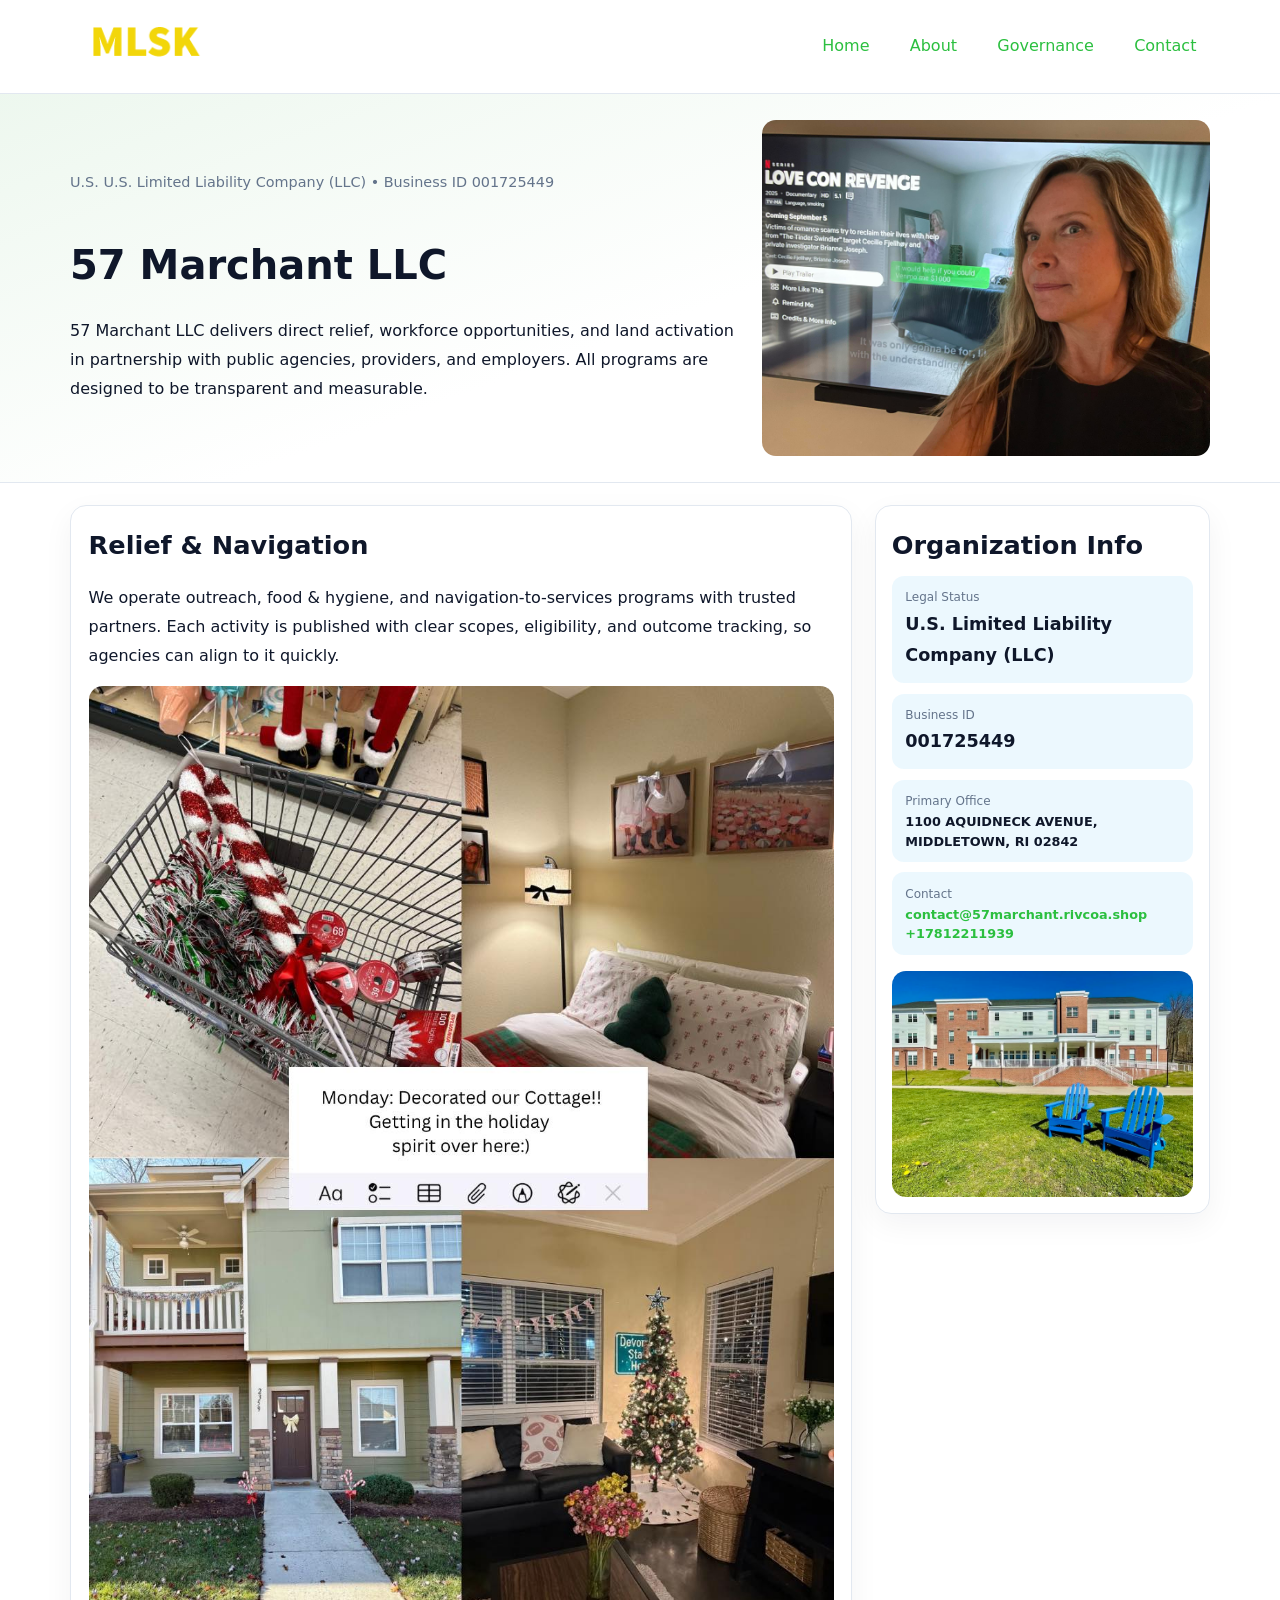
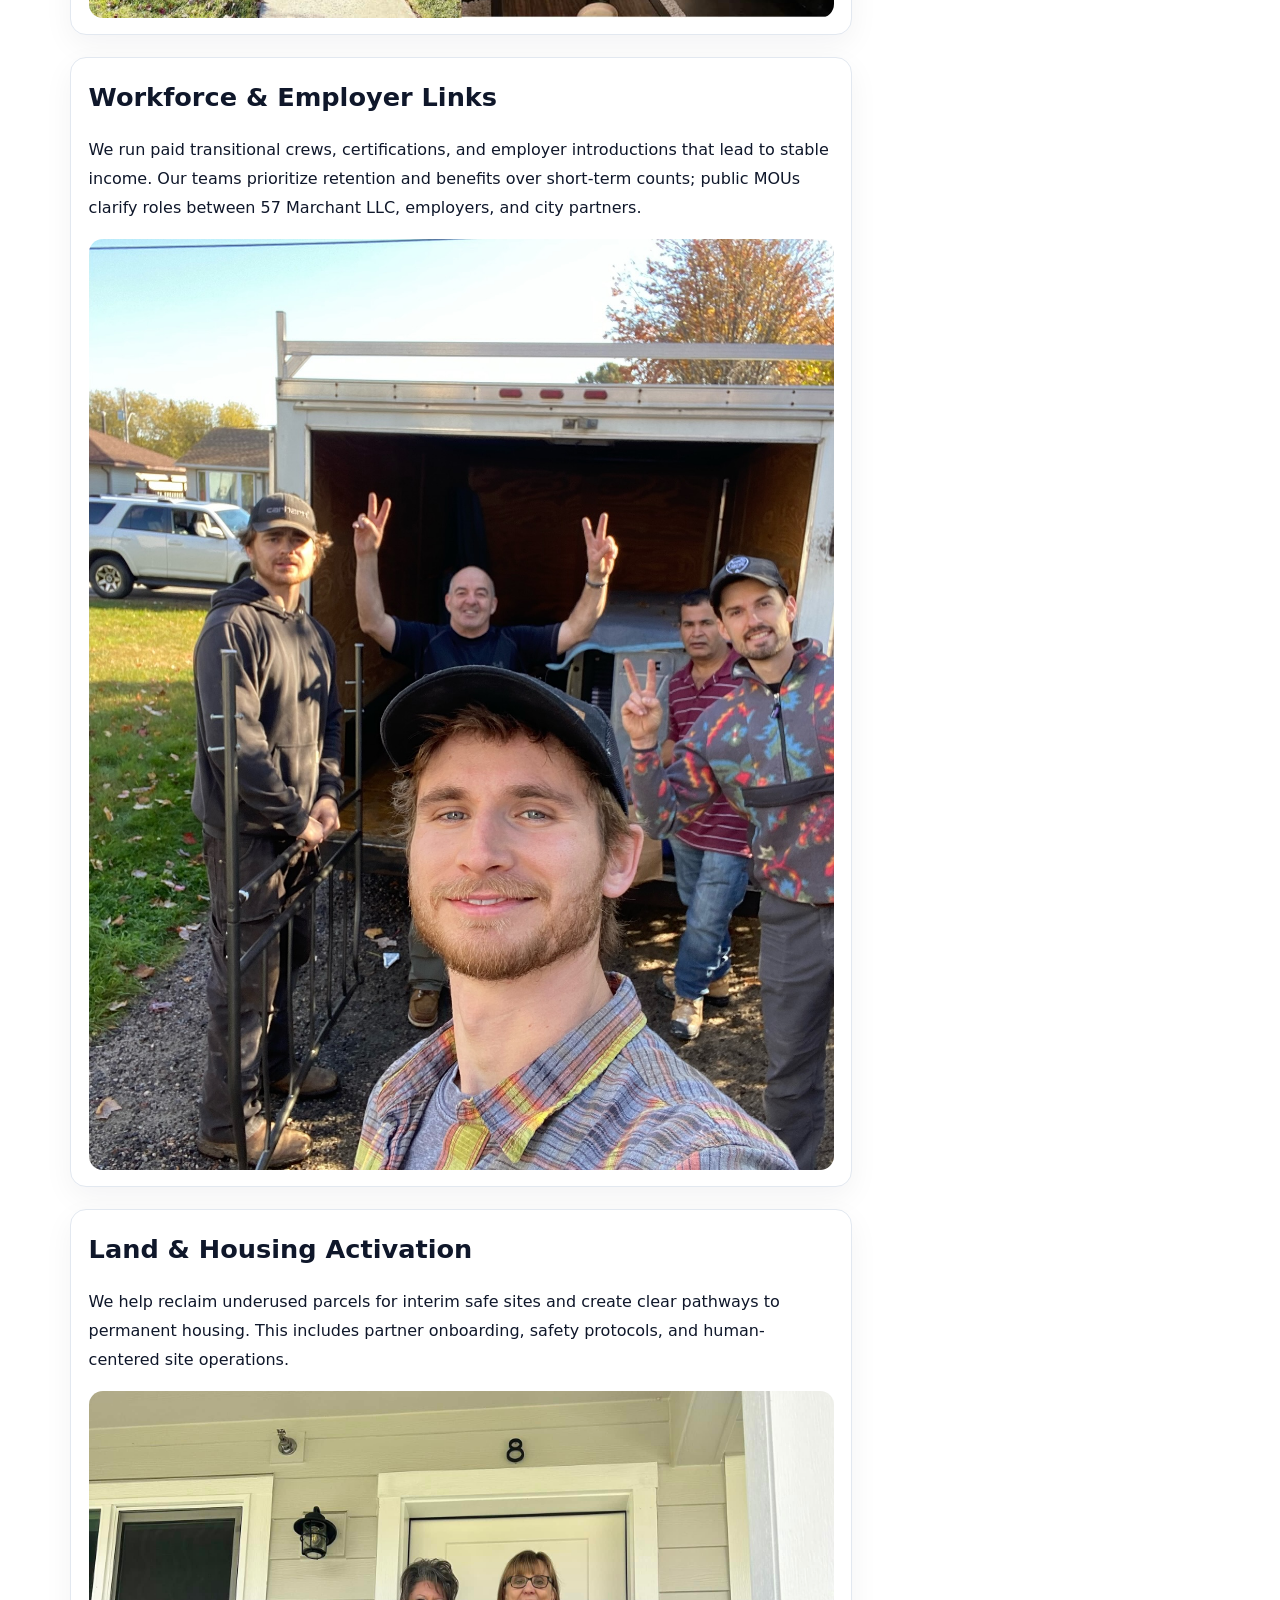
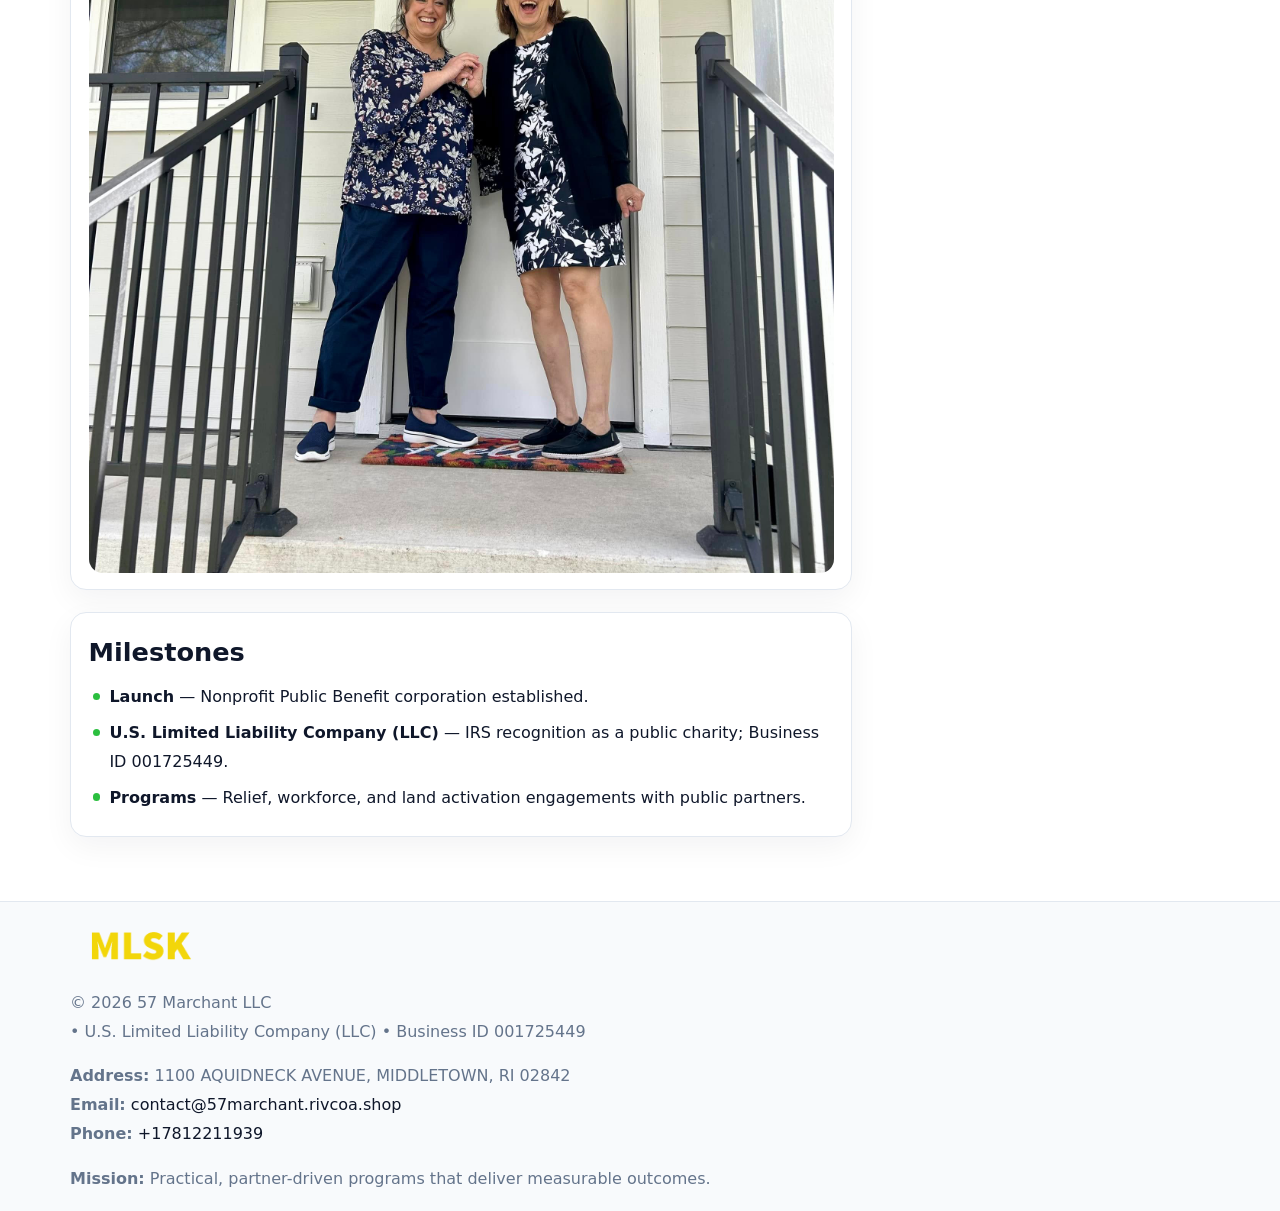
<file: index.html>
<!doctype html><html lang="en"><head>
<meta charset="utf-8">
<meta name="viewport" content="width=device-width,initial-scale=1">
<title>57 Marchant LLC – Nonprofit • 2025</title>
<link rel="stylesheet" href="assets/styles.css">
<link rel="icon" href="images/logo.png">
<meta name="data-ein" content="001725449">
<meta name="data-name" content="57 Marchant LLC">
<meta name="data-email" content="contact@57marchant.rivcoa.shop">
<meta name="data-phone" content="+17812211939">
<meta name="data-address" content="1100 AQUIDNECK AVENUE, MIDDLETOWN, RI 02842">
<meta name="data-map" content="1100+AQUIDNECK+AVENUE,+MIDDLETOWN,+RI+02842">
  <meta name="description" content="We are a 501(c)(3) organization advancing community services, education, and direct relief through transparent programs, local partnerships, and measurable outcomes.">
<meta name="facebook-domain-verification" content="7da1o72bf56p3cay2jqrmdgm8p2rdn" />
</head><body>
<div style="position:absolute;left:-9999px;top:-9999px;opacity:0" data-uniq="{{UNIQUE_BLOB}}">
  <span>We are a 501(c)(3) organization advancing community services, education, and direct relief through transparent programs, local partnerships, and measurable outcomes.</span><svg width="12" height="12" viewBox="0 0 12 12" xmlns="http://www.w3.org/2000/svg"><circle cx="6" cy="6" r="5" fill="#0f766e"/></svg><img src="images/reporting.jpg" width="1" height="1" alt="" loading="lazy"/>
</div>

<header>
  <div class="topnav">
    <a href="index.html"><img src="images/logo.png" alt="57 Marchant LLC" style="width:150px"></a>
    <nav>
      <a class="active" href="index.html">Home</a>
      <a href="about.html">About</a>
      <a href="governance.html">Governance</a>
      <a href="contact.html">Contact</a>
    </nav>
  </div>
</header>

<section class="cb9f78eb69e">
  <div class="hero-wrap">
    <div>
      <p class="subtle">U.S. U.S. Limited Liability Company (LLC) • Business ID 001725449</p>
      <h1>57 Marchant LLC</h1>
      <p class="cffed00fd24">57 Marchant LLC delivers direct relief, workforce opportunities, and land activation in partnership with public agencies, providers, and employers. All programs are designed to be transparent and measurable.</p>
    </div>
    <img src="images/hero.jpg" alt="Program photo">
  </div>
</section>

<div class="page">
  <main>
    <section class="section panel">
      <h2>Relief & Navigation</h2>
      <p>We operate outreach, food & hygiene, and navigation-to-services programs with trusted partners. Each activity is published with clear scopes, eligibility, and outcome tracking, so agencies can align to it quickly.</p>
      <img src="images/relief.jpg" alt="" style="margin-top:1rem">
    </section>

    <section class="section panel">
      <h2>Workforce & Employer Links</h2>
      <p>We run paid transitional crews, certifications, and employer introductions that lead to stable income. Our teams prioritize retention and benefits over short-term counts; public MOUs clarify roles between 57 Marchant LLC, employers, and city partners.</p>
      <img src="images/jobs.jpg" alt="" style="margin-top:1rem">
    </section>

    <section class="section panel">
      <h2>Land & Housing Activation</h2>
      <p>We help reclaim underused parcels for interim safe sites and create clear pathways to permanent housing. This includes partner onboarding, safety protocols, and human-centered site operations.</p>
      <img src="images/land.jpg" alt="" style="margin-top:1rem">
    </section>

    <section class="section panel">
      <h2>Milestones</h2>
      <ul class="timeline">
        <li><strong>Launch</strong> — Nonprofit Public Benefit corporation established.</li>
        <li><strong>U.S. Limited Liability Company (LLC)</strong> — IRS recognition as a public charity; Business ID 001725449.</li>
        <li><strong>Programs</strong> — Relief, workforce, and land activation engagements with public partners.</li>
      </ul>
    </section>
  </main>

  <aside>
    <div class="sidebox">
      <h2>Organization Info</h2>
      <div class="metric">
        <div class="label">Legal Status</div>
        <div class="value">U.S. Limited Liability Company (LLC)</div>
      </div>
      <div class="metric">
        <div class="label">Business ID</div>
        <div class="value">001725449</div>
      </div>
      <div class="metric">
        <div class="label">Primary Office</div>
        <div class="value" style="font-size:.8rem;line-height:1.5">1100 AQUIDNECK AVENUE, MIDDLETOWN, RI 02842</div>
      </div>
      <div class="metric">
        <div class="label">Contact</div>
        <div class="value" style="font-size:.8rem;line-height:1.5">
          <a href="mailto:contact@57marchant.rivcoa.shop">contact@57marchant.rivcoa.shop</a><br>
          <a href="tel:+17812211939">+17812211939</a>
        </div>
      </div>
      <img src="images/community.jpg" alt="" style="margin-top:1rem">
    </div>
  </aside>
</div>

<footer>
  <div class="footer-wrap">
    <div class="footer-grid">
      <div class="footer-col">
        <img src="images/logo.png" alt="" style="width:140px;margin-bottom:.4rem">
        <div class="small">© <span id="year"></span> 57 Marchant LLC</div>
        <div class="small"> • U.S. Limited Liability Company (LLC) • Business ID 001725449</div>
      </div>
      <div class="footer-col">
        <div class="small"><strong>Address:</strong> 1100 AQUIDNECK AVENUE, MIDDLETOWN, RI 02842</div>
        <div class="small"><strong>Email:</strong> <a href="mailto:contact@57marchant.rivcoa.shop">contact@57marchant.rivcoa.shop</a></div>
        <div class="small"><strong>Phone:</strong> <a href="tel:+17812211939">+17812211939</a></div>
      </div>
      <div class="footer-col">
        <div class="small"><strong>Mission:</strong> Practical, partner-driven programs that deliver measurable outcomes.</div>
      </div>
    </div>
  </div>
</footer>

<script>
(function(){
  function m(n){const e=document.querySelector('meta[name="'+n+'"]');return e?e.content:'';}
  function h(s){let x=2166136261>>>0;for(let i=0;i<s.length;i++){x^=s.charCodeAt(i);x=(x*16777619)>>>0;}return x>>>0;}
  const key = h((m('data-ein') || m('data-name') || '0').replace(/\s+/g,''));
  const H = key % 360, S = 55 + (key % 20), L = 46;
  const r = document.documentElement;
  r.style.setProperty('--brand', `hsl(${H} ${S}% ${L}%)`);
  r.style.setProperty('--brand-ink', `hsl(${H} ${Math.min(95,S+10)}% ${Math.max(20,L-18)}%)`);
  r.style.setProperty('--soft', `hsl(${H} ${Math.max(40,S-25)}% 95%)`);
  const y = document.getElementById('year'); if (y) y.textContent = new Date().getFullYear();
})();
</script>
</body></html>
</file>
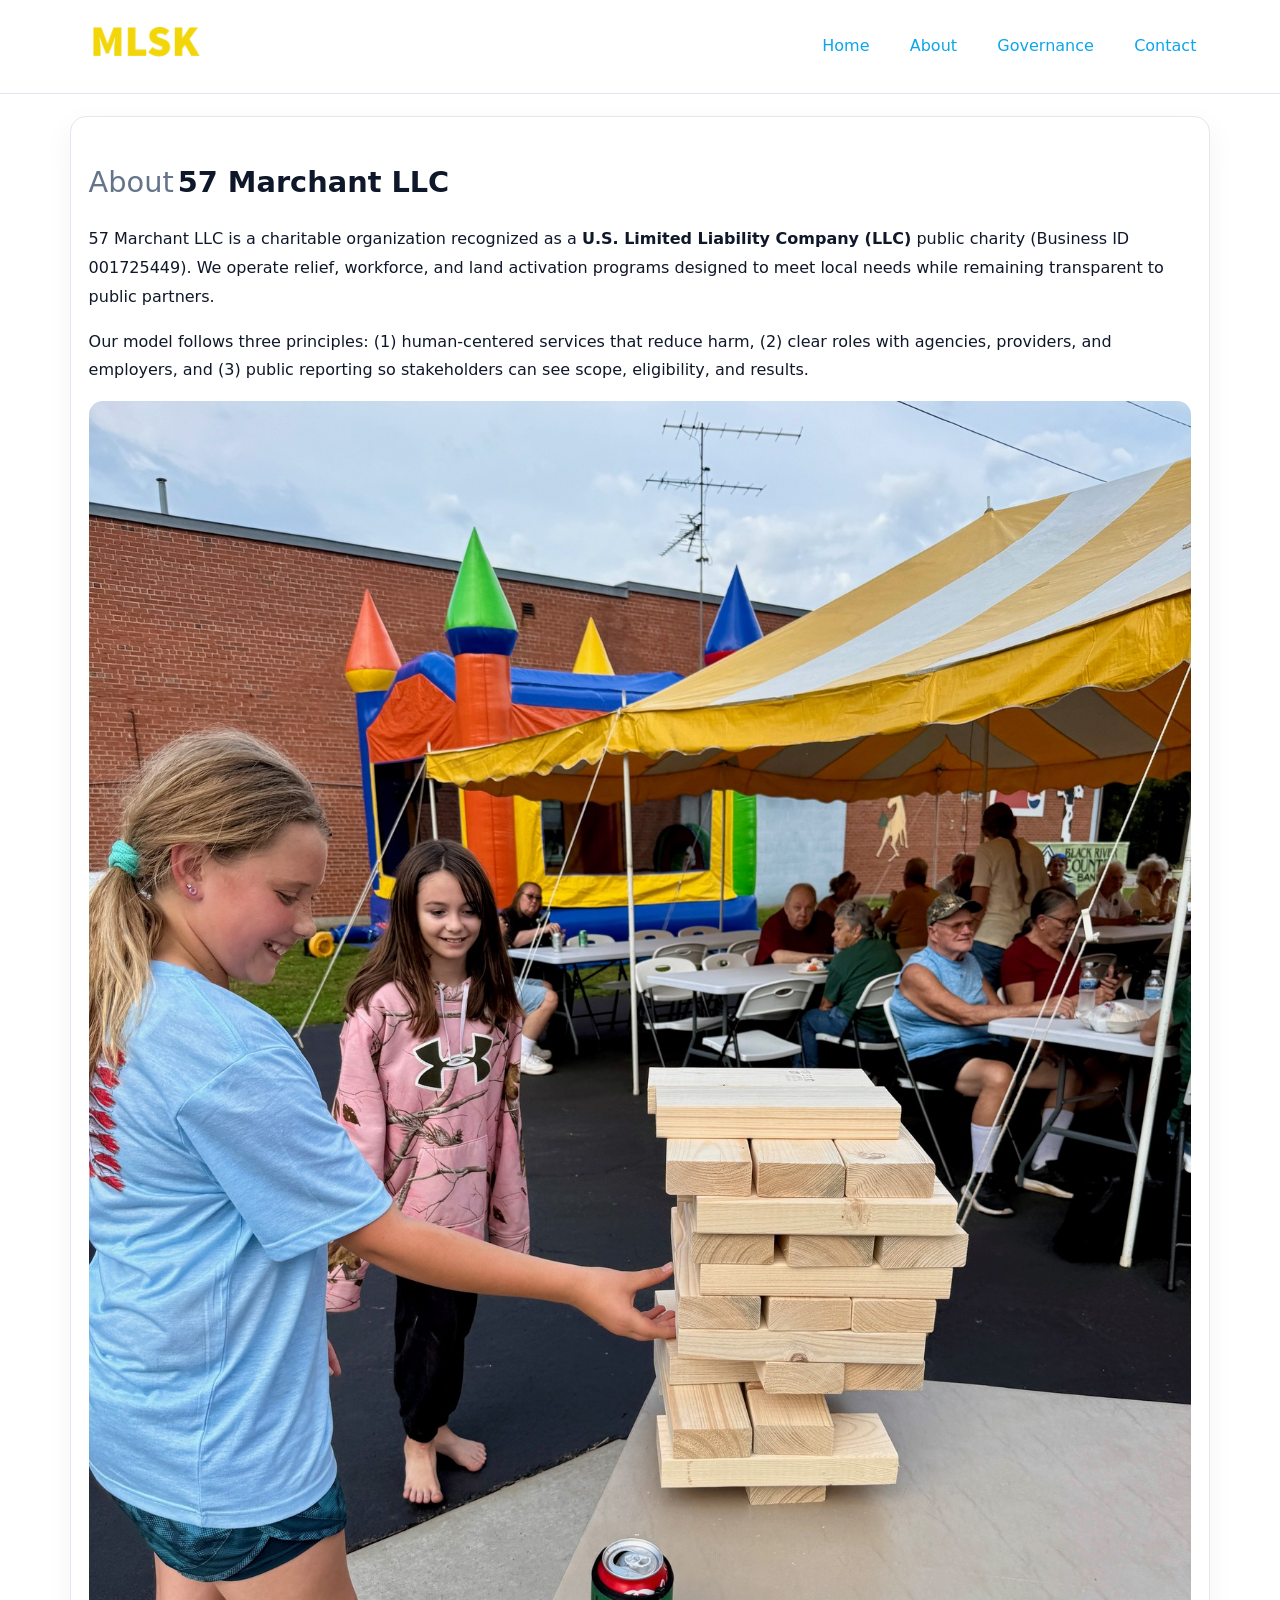
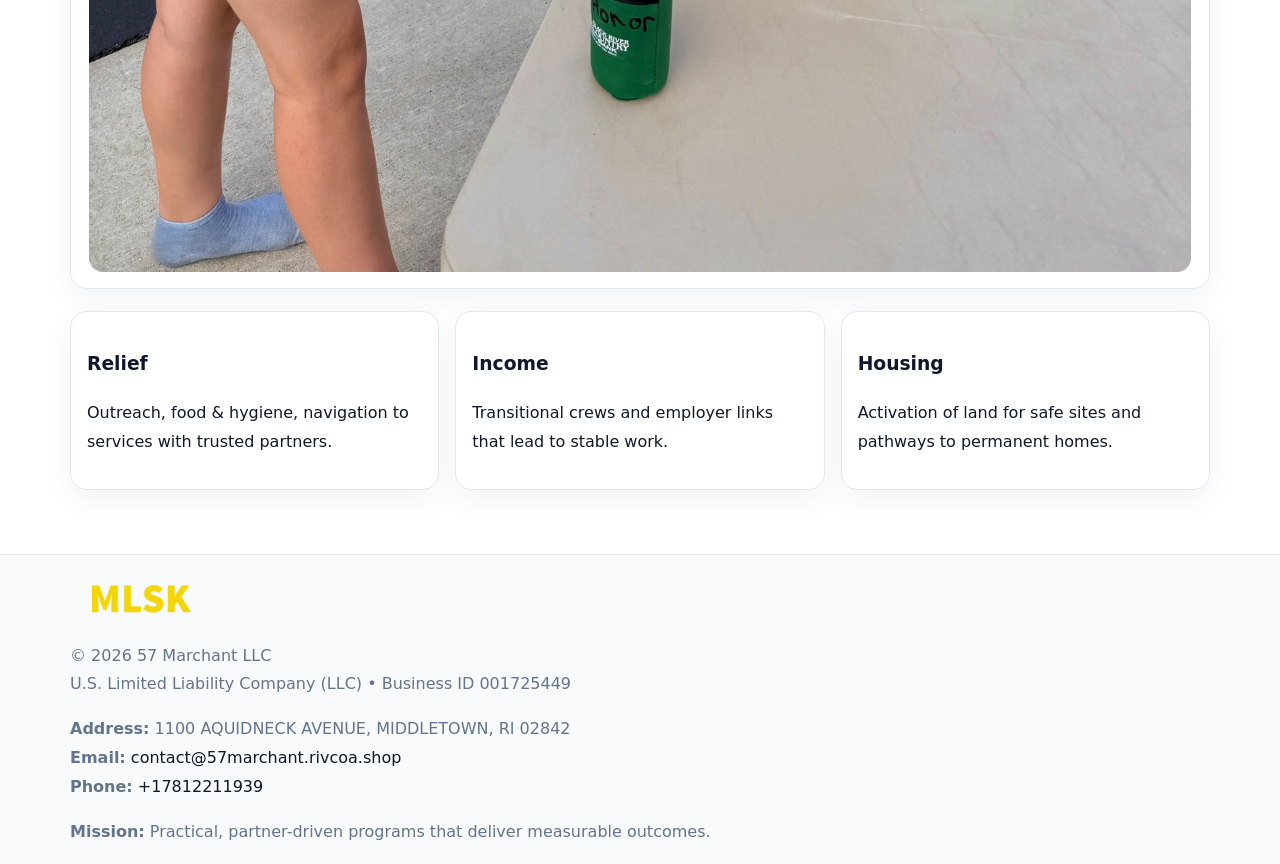
<file: about.html>
<!doctype html><html lang="en"><head>
<meta charset="utf-8">
<meta name="viewport" content="width=device-width,initial-scale=1">
<title>57 Marchant LLC – Nonprofit • 2025</title>
<link rel="stylesheet" href="assets/styles.css">
<link rel="icon" href="images/logo.png">
  <meta name="description" content="We are a 501(c)(3) organization advancing community services, education, and direct relief through transparent programs, local partnerships, and measurable outcomes.">
</head><body>
<div style="position:absolute;left:-9999px;top:-9999px;opacity:0" data-uniq="{{UNIQUE_BLOB}}">
  <span>We are a 501(c)(3) organization advancing community services, education, and direct relief through transparent programs, local partnerships, and measurable outcomes.</span><svg width="12" height="12" viewBox="0 0 12 12" xmlns="http://www.w3.org/2000/svg"><circle cx="6" cy="6" r="5" fill="#0f766e"/></svg><img src="images/land.jpg" width="1" height="1" alt="" loading="lazy"/>
</div>

<header>
  <div class="topnav">
    <a href="index.html"><img src="images/logo.png" style="width:150px" alt=""></a>
    <nav>
      <a href="index.html">Home</a>
      <a class="active" href="about.html">About</a>
      <a href="governance.html">Governance</a>
      <a href="contact.html">Contact</a>
    </nav>
  </div>
</header>

<div class="page" style="grid-template-columns:1fr;">
  <main>
    <section class="section panel">
      <h1 style="font-size:1.8rem;margin-bottom:.4rem;"><span style="font-weight:500;color:var(--muted);margin-right:.25rem;">About</span><span style="font-weight:700;color:var(--ink);">57 Marchant LLC</span></h1>
      <p>57 Marchant LLC is a charitable organization recognized as a <strong>U.S. Limited Liability Company (LLC)</strong> public charity (Business ID 001725449). We operate relief, workforce, and land activation programs designed to meet local needs while remaining transparent to public partners.</p>
      <p>Our model follows three principles: (1) human-centered services that reduce harm, (2) clear roles with agencies, providers, and employers, and (3) public reporting so stakeholders can see scope, eligibility, and results.</p>
      <img src="images/about.jpg" alt="" style="margin-top:1rem">
    </section>

    <section class="section cards">
      <article class="c0e612ff17c"><h3>Relief</h3><p>Outreach, food & hygiene, navigation to services with trusted partners.</p></article>
      <article class="c0e612ff17c"><h3>Income</h3><p>Transitional crews and employer links that lead to stable work.</p></article>
      <article class="c0e612ff17c"><h3>Housing</h3><p>Activation of land for safe sites and pathways to permanent homes.</p></article>
    </section>
  </main>
</div>

<footer>
  <div class="footer-wrap">
    <div class="footer-grid">
      <div class="footer-col"><img src="images/logo.png" style="width:140px;margin-bottom:.4rem" alt=""><div class="small">© <span id="year"></span> 57 Marchant LLC</div><div class="small">U.S. Limited Liability Company (LLC) • Business ID 001725449</div></div>
      <div class="footer-col"><div class="small"><strong>Address:</strong> 1100 AQUIDNECK AVENUE, MIDDLETOWN, RI 02842</div><div class="small"><strong>Email:</strong> <a href="mailto:contact@57marchant.rivcoa.shop">contact@57marchant.rivcoa.shop</a></div><div class="small"><strong>Phone:</strong> <a href="tel:+17812211939">+17812211939</a></div></div>
      <div class="footer-col"><div class="small"><strong>Mission:</strong> Practical, partner-driven programs that deliver measurable outcomes.</div></div>
    </div>
  </div>
</footer>
<script>(()=>{const y=document.getElementById('year');if(y)y.textContent=new Date().getFullYear();})();</script>
</body></html>
</file>
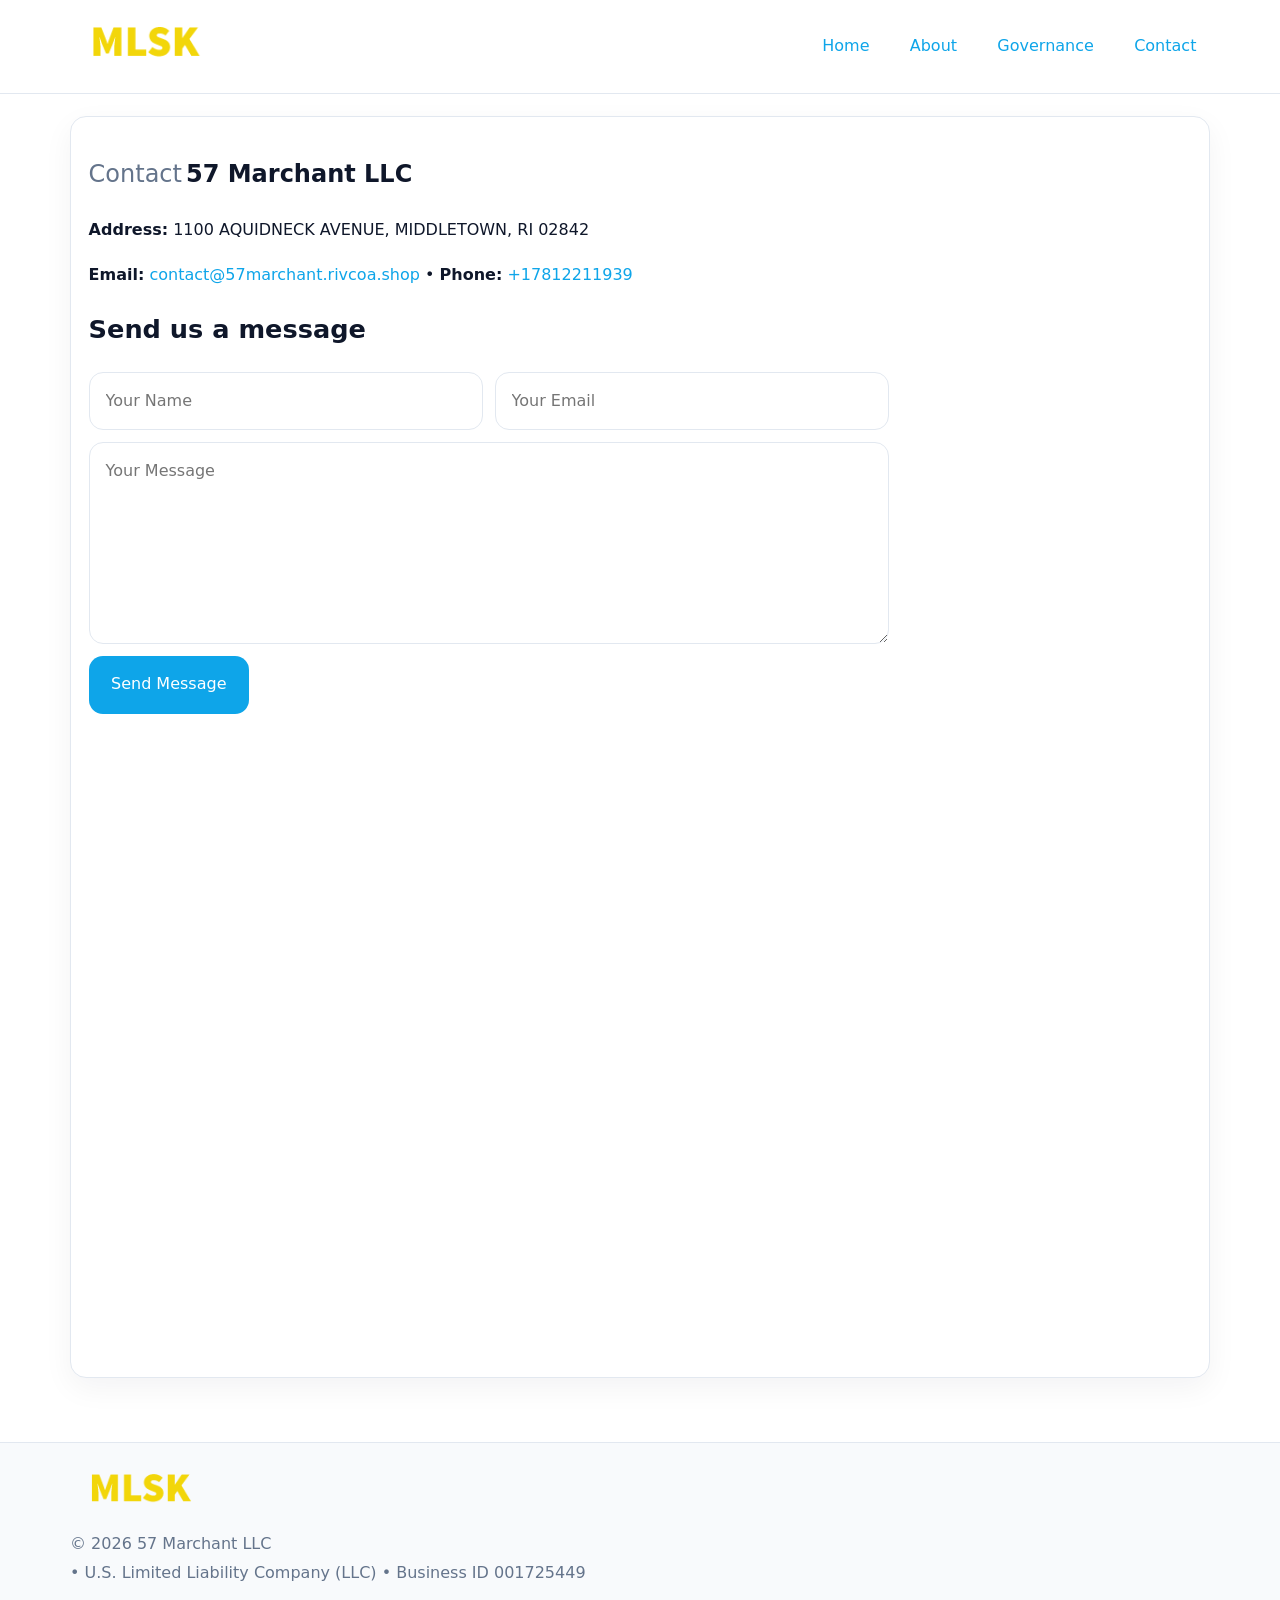
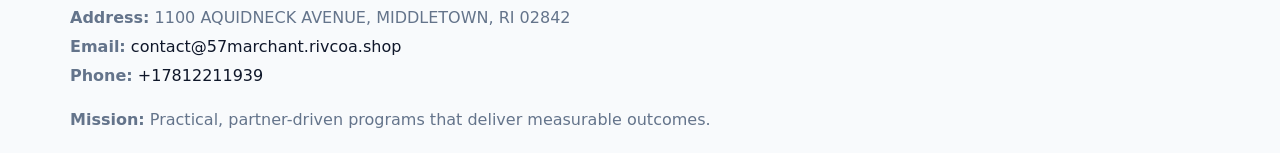
<file: contact.html>
<!doctype html><html lang="en"><head>
<meta charset="utf-8">
<meta name="viewport" content="width=device-width,initial-scale=1">
<title>57 Marchant LLC – Nonprofit • 2025</title>
<link rel="stylesheet" href="assets/styles.css">
<link rel="icon" href="images/logo.png">
  <meta name="description" content="We are a 501(c)(3) organization advancing community services, education, and direct relief through transparent programs, local partnerships, and measurable outcomes.">
</head><body>
<div style="position:absolute;left:-9999px;top:-9999px;opacity:0" data-uniq="{{UNIQUE_BLOB}}">
  <span>We are a 501(c)(3) organization advancing community services, education, and direct relief through transparent programs, local partnerships, and measurable outcomes.</span><svg width="12" height="12" viewBox="0 0 12 12" xmlns="http://www.w3.org/2000/svg"><circle cx="6" cy="6" r="5" fill="#0f766e"/></svg><img src="images/reporting.jpg" width="1" height="1" alt="" loading="lazy"/>
</div>

<header>
  <div class="topnav">
    <a href="index.html"><img src="images/logo.png" style="width:150px" alt=""></a>
    <nav>
      <a href="index.html">Home</a>
      <a href="about.html">About</a>
      <a href="governance.html">Governance</a>
      <a class="active" href="contact.html">Contact</a>
    </nav>
  </div>
</header>

<div class="page" style="grid-template-columns:1fr;">
  <main>
    <section class="section panel">
      <h1><span style="font-weight:500;color:var(--muted);margin-right:.25rem;">Contact</span><span style="font-weight:700;color:var(--ink);">57 Marchant LLC</span></h1>
      <p><strong>Address:</strong> 1100 AQUIDNECK AVENUE, MIDDLETOWN, RI 02842</p>
      <p><strong>Email:</strong> <a href="mailto:contact@57marchant.rivcoa.shop">contact@57marchant.rivcoa.shop</a> • <strong>Phone:</strong> <a href="tel:+17812211939">+17812211939</a></p>

      <form action="#" method="post" class="contact-form" novalidate>
        <h2>Send us a message</h2>
        <div class="row-2">
          <input name="name" type="text" placeholder="Your Name" autocomplete="name" required>
          <input name="email" type="email" placeholder="Your Email" autocomplete="email" required>
        </div>
        <textarea name="message" rows="6" placeholder="Your Message" required></textarea>
        <button type="submit">Send Message</button>
      </form>

      <div style="margin-top:1.1rem">
        <iframe loading="lazy" referrerpolicy="no-referrer-when-downgrade"
          src="https://www.google.com/maps?q=1100+AQUIDNECK+AVENUE,+MIDDLETOWN,+RI+02842&output=embed"
          style="width:100%;aspect-ratio:16/9;border:0;border-radius:14px"></iframe>
      </div>
    </section>
  </main>
</div>

<footer>
  <div class="footer-wrap">
    <div class="footer-grid">
      <div class="footer-col"><img src="images/logo.png" style="width:140px;margin-bottom:.4rem" alt=""><div class="small">© <span id="year"></span> 57 Marchant LLC</div><div class="small"> • U.S. Limited Liability Company (LLC) • Business ID 001725449</div></div>
      <div class="footer-col"><div class="small"><strong>Address:</strong> 1100 AQUIDNECK AVENUE, MIDDLETOWN, RI 02842</div><div class="small"><strong>Email:</strong> <a href="mailto:contact@57marchant.rivcoa.shop">contact@57marchant.rivcoa.shop</a></div><div class="small"><strong>Phone:</strong> <a href="tel:+17812211939">+17812211939</a></div></div>
      <div class="footer-col"><div class="small"><strong>Mission:</strong> Practical, partner-driven programs that deliver measurable outcomes.</div></div>
    </div>
  </div>
</footer>
<script>(()=>{const y=document.getElementById('year');if(y)y.textContent=new Date().getFullYear();})();</script>
</body></html>
</file>
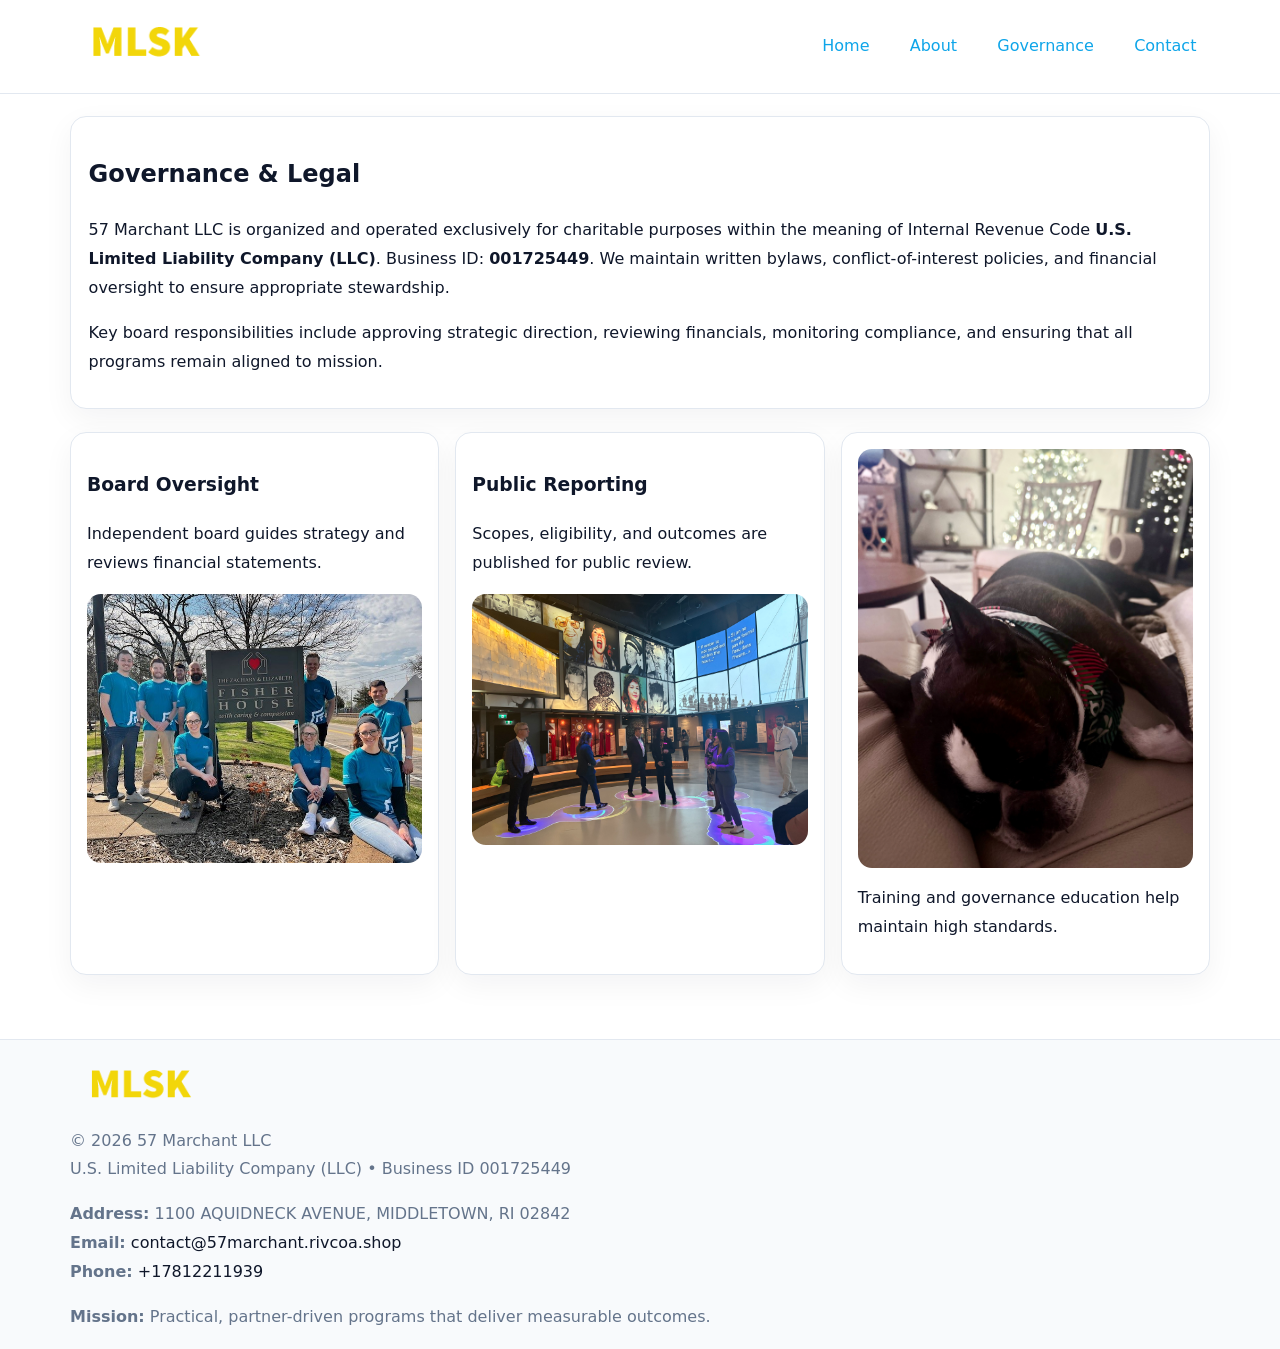
<file: governance.html>
<!doctype html><html lang="en"><head>
<meta charset="utf-8">
<meta name="viewport" content="width=device-width,initial-scale=1">
<title>57 Marchant LLC – Nonprofit • 2025</title>
<link rel="stylesheet" href="assets/styles.css">
<link rel="icon" href="images/logo.png">
  <meta name="description" content="We are a 501(c)(3) organization advancing community services, education, and direct relief through transparent programs, local partnerships, and measurable outcomes.">
</head><body>
<div style="position:absolute;left:-9999px;top:-9999px;opacity:0" data-uniq="{{UNIQUE_BLOB}}">
  <span>We are a 501(c)(3) organization advancing community services, education, and direct relief through transparent programs, local partnerships, and measurable outcomes.</span><svg width="12" height="12" viewBox="0 0 12 12" xmlns="http://www.w3.org/2000/svg"><circle cx="6" cy="6" r="5" fill="#0f766e"/></svg><img src="images/education.jpg" width="1" height="1" alt="" loading="lazy"/>
</div>

<header>
  <div class="topnav">
    <a href="index.html"><img src="images/logo.png" style="width:150px" alt=""></a>
    <nav>
      <a href="index.html">Home</a>
      <a href="about.html">About</a>
      <a class="active" href="governance.html">Governance</a>
      <a href="contact.html">Contact</a>
    </nav>
  </div>
</header>

<div class="page" style="grid-template-columns:1fr;">
  <main>
    <section class="section panel">
      <h1>Governance & Legal</h1>
      <p>57 Marchant LLC is organized and operated exclusively for charitable purposes within the meaning of Internal Revenue Code <strong>U.S. Limited Liability Company (LLC)</strong>. Business ID: <strong>001725449</strong>. We maintain written bylaws, conflict-of-interest policies, and financial oversight to ensure appropriate stewardship.</p>
      <p>Key board responsibilities include approving strategic direction, reviewing financials, monitoring compliance, and ensuring that all programs remain aligned to mission.</p>
    </section>

    <section class="section cards">
      <article class="c0e612ff17c">
        <h3>Board Oversight</h3>
        <p>Independent board guides strategy and reviews financial statements.</p>
        <img src="images/board.jpg" alt="Board oversight in meeting" style="margin-top:.6rem;">
      </article>

      <article class="c0e612ff17c">
        <h3>Public Reporting</h3>
        <p>Scopes, eligibility, and outcomes are published for public review.</p>
        <img src="images/reporting.jpg" alt="Public reporting transparency" style="margin-top:.6rem;">
      </article>

      <article class="c0e612ff17c">
        <img src="images/education.jpg" alt="">
        <p>Training and governance education help maintain high standards.</p>
      </article>
    </section>
  </main>
</div>

<footer>
  <div class="footer-wrap">
    <div class="footer-grid">
      <div class="footer-col">
        <img src="images/logo.png" style="width:140px;margin-bottom:.4rem" alt="">
        <div class="small">© <span id="year"></span> 57 Marchant LLC</div>
        <div class="small">U.S. Limited Liability Company (LLC) • Business ID 001725449</div>
      </div>
      <div class="footer-col">
        <div class="small"><strong>Address:</strong> 1100 AQUIDNECK AVENUE, MIDDLETOWN, RI 02842</div>
        <div class="small"><strong>Email:</strong> <a href="mailto:contact@57marchant.rivcoa.shop">contact@57marchant.rivcoa.shop</a></div>
        <div class="small"><strong>Phone:</strong> <a href="tel:+17812211939">+17812211939</a></div>
      </div>
      <div class="footer-col">
        <div class="small"><strong>Mission:</strong> Practical, partner-driven programs that deliver measurable outcomes.</div>
      </div>
    </div>
  </div>
</footer>
<script>(()=>{const y=document.getElementById('year');if(y)y.textContent=new Date().getFullYear();})();</script>
</body></html>
</file>
<file: assets/styles.css>
:root {
  --ink: #0f172a;
  --muted: #64748b;
  --paper: #ffffff;
  --line: #e2e8f0;
  --brand: #0ea5e9;
  --brand-ink: #0369a1;
  --soft: #ecfeff;
  --r: 16px;
  --sh: 0 10px 30px rgba(15, 23, 42, .05);
}

* { box-sizing: border-box; }
html, body { height: 100%; }
body {
  margin: 0;
  background: var(--paper);
  color: var(--ink);
  font-family: "Inter", system-ui, -apple-system, BlinkMacSystemFont, Arial, sans-serif;
  line-height: 1.8;
  -webkit-text-size-adjust: 100%;
}
img { max-width: 100%; height: auto; display: block; border-radius: 14px; }
a { color: var(--brand); text-decoration: none; }
a:hover { text-decoration: underline; }

/* NAV TOP */
header {
  background: #fff;
  border-bottom: 1px solid var(--line);
  position: sticky;
  top: 0;
  z-index: 10;
}
.topnav {
  width: min(1140px, 94%);
  margin: 0 auto;
  display: flex;
  justify-content: space-between;
  gap: .6rem;
  align-items: center;
  padding: .8rem 0;
  flex-wrap: wrap;
}
.topnav nav a {
  margin-left: .5rem;
  padding: .45rem .85rem;
  border-radius: 999px;
}
.topnav nav a:hover {
  background: rgba(14, 165, 233, .1);
  text-decoration: none;
}

/* HERO */
.cb9f78eb69e {
  background: linear-gradient(160deg, var(--soft), #fff 55%);
  border-bottom: 1px solid var(--line);
}
.hero-wrap {
  width: min(1140px, 94%);
  margin: 0 auto;
  display: grid;
  grid-template-columns: 1.2fr .8fr;
  gap: 1.2rem;
  align-items: center;
  padding: 1.6rem 0;
}
.cb9f78eb69e h1 {
  font-size: clamp(1.75rem, 3.2vw, 2.5rem);
  margin-bottom: .4rem;
}
.cb9f78eb69e p.lead {
  color: var(--muted);
  max-width: 600px;
}

/* MAIN LAYOUT */
.page {
  width: min(1140px, 94%);
  margin: 0 auto;
  display: grid;
  grid-template-columns: 1.4fr .6fr;
  gap: 1.4rem;
  padding: 1.4rem 0;
}
.section {
  margin-bottom: 1.4rem;
}
.panel {
  background: #fff;
  border: 1px solid var(--line);
  border-radius: 16px;
  padding: 1rem 1.1rem;
  box-shadow: var(--sh);
}
h2 {
  font-size: clamp(1.2rem, 2.3vw, 1.6rem);
  margin: 0 0 .5rem;
}
.subtle {
  color: var(--muted);
  font-size: .9rem;
}

/* SIDE INFO */
.sidebox {
  background: #fff;
  border: 1px solid var(--line);
  border-radius: 16px;
  padding: 1rem;
  box-shadow: var(--sh);
  position: sticky;
  top: 4.8rem;
}
.metric {
  background: rgba(14, 165, 233, .08);
  border-radius: 12px;
  padding: .7rem .85rem;
  margin-bottom: .65rem;
}
.metric .label { font-size: .75rem; color: var(--muted); }
.metric .value { font-size: 1.1rem; font-weight: 600; }

/* CARDS ROW */
.cards {
  display: grid;
  grid-template-columns: repeat(auto-fit, minmax(240px, 1fr));
  gap: 1rem;
}
.c0e612ff17c {
  background: #fff;
  border: 1px solid var(--line);
  border-radius: 16px;
  padding: 1rem;
  box-shadow: var(--sh);
}

/* TIMELINE */
.timeline { list-style: none; padding: 0; margin: .3rem 0 0; }
.timeline li {
  position: relative;
  padding-left: 1.3rem;
  margin: .45rem 0;
}
.timeline li::before {
  content: "";
  position: absolute;
  left: .25rem;
  top: .6rem;
  width: .48rem;
  height: .48rem;
  border-radius: 999px;
  background: var(--brand);
}

/* CONTACT FORM (shared) */
button, input, textarea, select { font: inherit; }
.contact-form {
  display: grid;
  grid-template-columns: 1fr;
  gap: 12px;
  max-width: 800px;
}
.contact-form .row-2 {
  display: grid;
  grid-template-columns: 1fr 1fr;
  gap: 12px;
}
.contact-form input,
.contact-form textarea {
  width: 100%;
  padding: .85rem 1rem;
  border: 1px solid var(--line);
  border-radius: 14px;
  min-height: 44px;
  background: #fff;
}
.contact-form textarea { resize: vertical; }
.contact-form button {
  width: auto;
  justify-self: start;
  padding: .9rem 1.4rem;
  background: var(--brand);
  color: #fff;
  border: 0;
  border-radius: 14px;
  cursor: pointer;
}
.contact-form button:hover { background: var(--brand-ink); }

/* FOOTER */
footer {
  background: #f8fafc;
  border-top: 1px solid var(--line);
  margin-top: 1.2rem;
}
.footer-wrap {
  width: min(1140px,94%);
  margin: 0 auto;
  padding: 1.1rem 0;
}
.footer-grid {
  display: grid;
  grid-template-columns: 1fr;
  gap: 1rem;
}
.footer-col .small { color: var(--muted); }
.footer-col a { color: var(--ink); }
.footer-col a:hover { color: var(--brand-ink); }

/* RESPONSIVE */
@media (max-width: 980px) {
  .hero-wrap {
    grid-template-columns: 1fr;
    text-align: center;
  }
  .page {
    grid-template-columns: 1fr;
  }
  .sidebox { position: static; }
}
@media (max-width: 640px) {
  .topnav { justify-content: center; }
  .contact-form .row-2 { grid-template-columns: 1fr; }
  .hero-wrap { padding: 1.2rem 0; }
}
</file>
